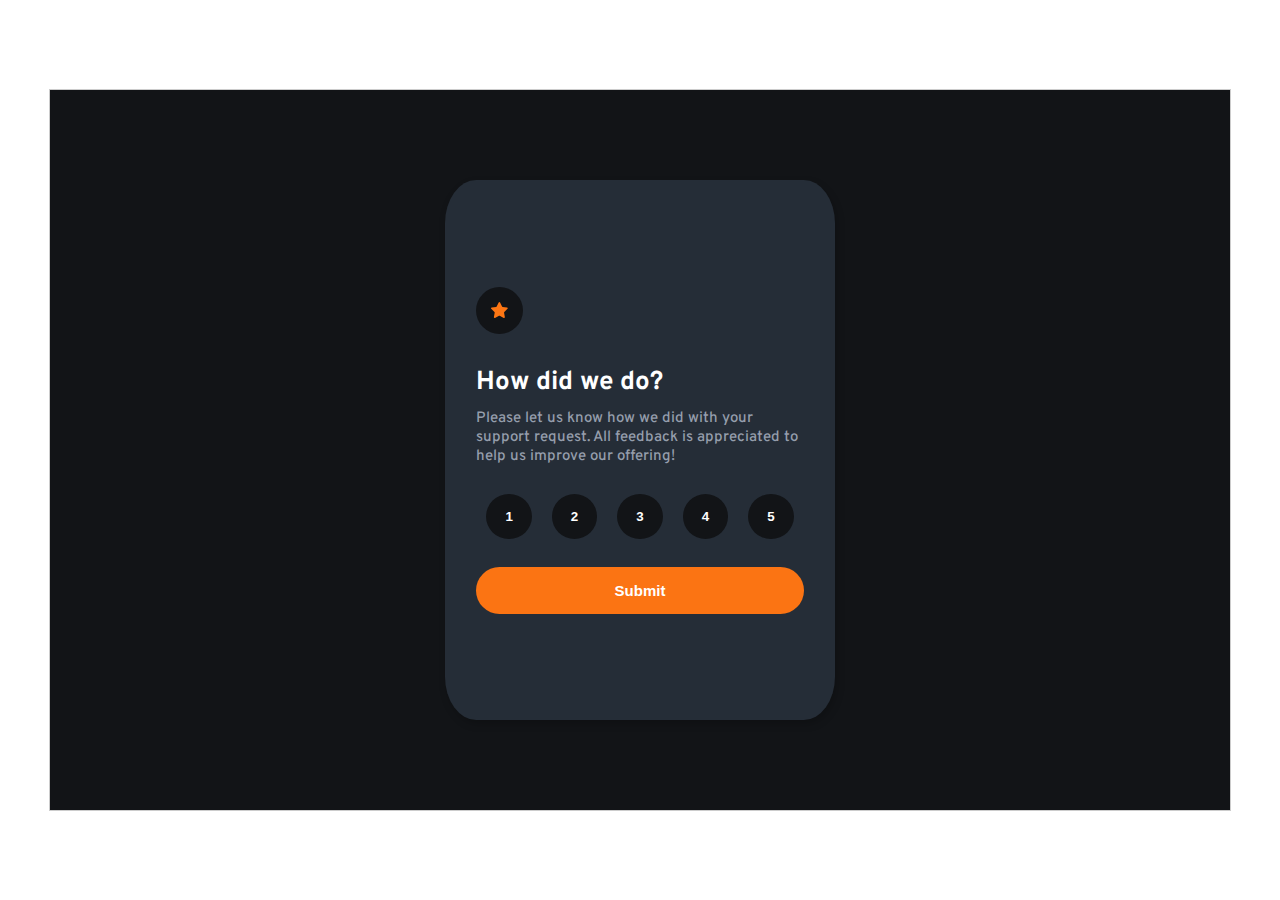
<file: cards/Interactive rating component/index.html>
<!DOCTYPE html>
<html lang="en">
<head>
  <meta charset="UTF-8">
  <meta name="viewport" content="width=device-width, initial-scale=1.0"> <!-- displays site properly based on user's device -->

  <link rel="stylesheet" href="style.css">
  <link href="https://fonts.googleapis.com/css2?family=Overpass:wght@300;400;700&display=swap" rel="stylesheet">
  
  <title>Frontend Mentor | Interactive rating component</title>

</head>
<body>
  <section>
    <div class="box">
      <div id="rating-state">
        <div class="circle">
          <img src="images/icon-star.svg">
        </div>
        <h2>How did we do?</h2>
        <p>Please let us know how we did with your support request. All feedback is appreciated to help us improve our offering!</p>
        <div id="rating-buttons">
          <button class="rating-button" value="1">1</button>
          <button class="rating-button" value="2">2</button>
          <button class="rating-button" value="3">3</button>
          <button class="rating-button" value="4">4</button>
          <button class="rating-button" value="5">5</button>
        </div>
        <button id="submit-button">Submit</button>
      </div>
      
      <div id="thankyou-state">
        <img src="images/illustration-thank-you.svg">
        <p class="r">You selected <span id="selected-rating"></span> out of 5</p>
        <h2>Thank you!</h2>
        <p class="t">We appreciate you taking the time to give a rating. If you ever need more support, don't hesitate to get in touch!</p>
      </div>
    </div>
  </section>

 <script src="script.js"></script>
</body>
</html>
</file>
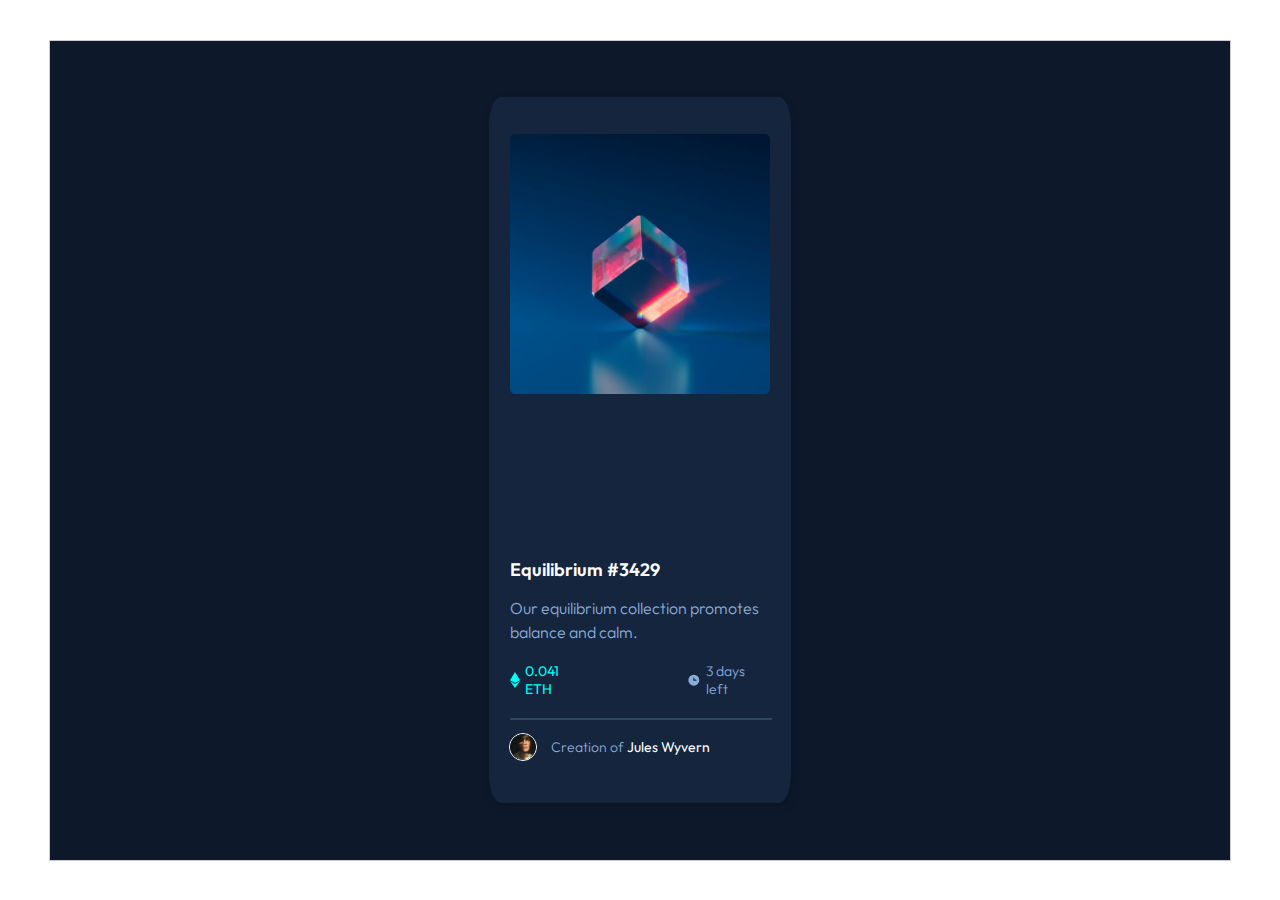
<file: cards/NFT preview card component/index.html>
<!DOCTYPE html>
<html lang="en">
<head>
  <meta charset="UTF-8">
  <meta name="viewport" content="width=device-width, initial-scale=1.0"> <!-- displays site properly based on user's device -->

  <link href="https://fonts.googleapis.com/css2?family=Outfit:wght@300;400;700&display=swap" rel="stylesheet">
  <link rel="stylesheet" href="style.css">
  
  <title>Frontend Mentor | NFT preview card component</title>
</head>
<body>
  <section>
    <div class="box">

      <div class="image">
        <img src="images/image-equilibrium.jpg">
      </div>

      <div class="text">
        <h2>Equilibrium #3429</h2>
        <p>Our equilibrium collection promotes balance and calm.</p>
      </div>

      <div class="numbers">
        <img id="icon1" src="images/icon-ethereum.svg">
        <h2>0.041 ETH</h2>
        <img id="icon2" src="images/icon-clock.svg">
        <p>3 days left</p>
      </div>  
      <hr>
      <div class="creator">
        <img src="./images/image-avatar.png">
        <p>Creation of <b>Jules Wyvern</b></p>
      </div>
    </div>

  </section>

</body>
</html>
</file>
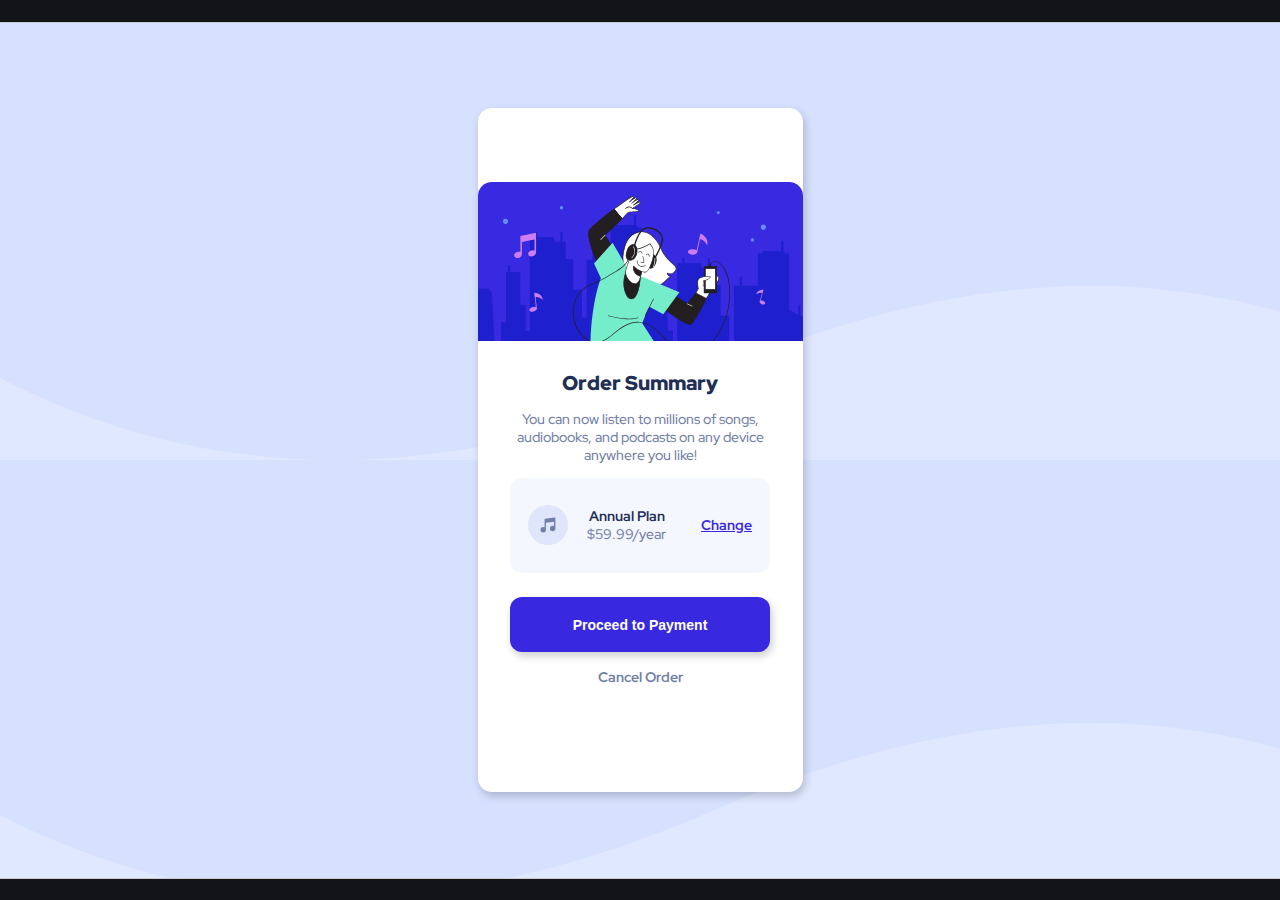
<file: cards/Order summary component/index.html>
<!DOCTYPE html>
<html lang="en">
<head>
  <meta charset="UTF-8">
  <meta name="viewport" content="width=device-width, initial-scale=1.0"> <!-- displays site properly based on user's device -->

  <link rel="stylesheet" href="https://fonts.googleapis.com/css2?family=Red+Hat+Display&display=swap">
  <link rel="stylesheet" href="style.css">
  
  <title>Frontend Mentor | Order summary card</title>
</head>
<body>
  <section>
    <div class="box">
      <img class="hero" src="images/illustration-hero.svg" alt="">
      <h1>Order Summary</h1>

      <p>You can now listen to millions of songs, audiobooks, and podcasts on any 
      device anywhere you like!</p>

      <div class="order">
        <img src="images/icon-music.svg" alt="">

        <div class="info">
          <b>Annual Plan</b>
          <p>$59.99/year</p>
        </div>
      
        <a href="">Change</a>
      </div>

      <button>Proceed to Payment</button>
      <b>Cancel Order</b>
    </div>
  </section>

</body>
</html>
</file>
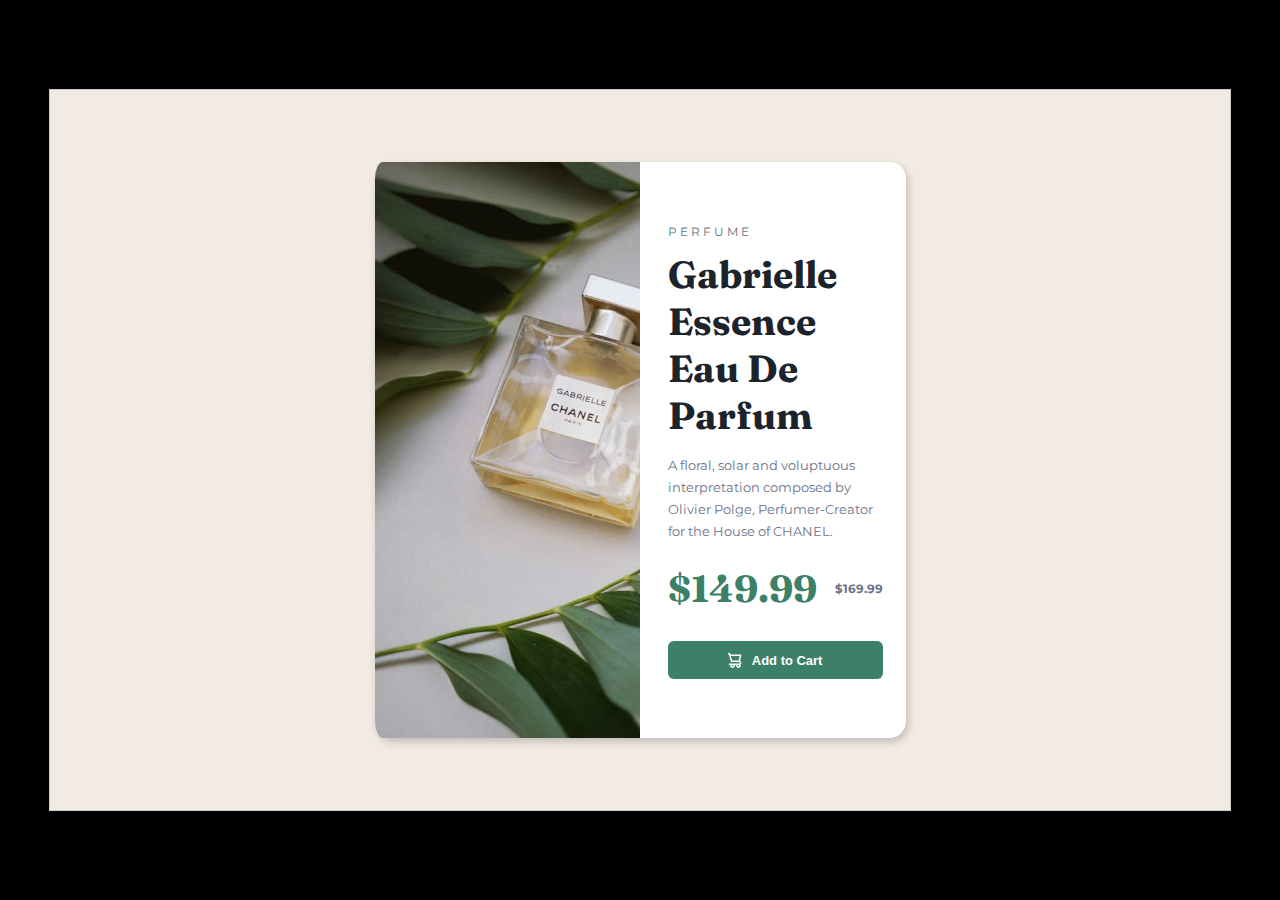
<file: cards/Product preview card component/index.html>
<!DOCTYPE html>
<html lang="en">
<head>
  <meta charset="UTF-8">
  <meta name="viewport" content="width=device-width, initial-scale=1.0"> <!-- displays site properly based on user's device -->
  <link href="https://fonts.googleapis.com/css2?family=Montserrat:wght@500;700&display=swap" rel="stylesheet">
  <link href="https://fonts.googleapis.com/css2?family=Fraunces:wght@700&display=swap" rel="stylesheet">
  <link rel="stylesheet" href="style.css">
  
  <title>Frontend Mentor | Product preview card component</title>

</head>
<body>
  <section>
    <div class="box">

      <div class="image"></div>

      <div class="content">

        <p class="p1">P E R F U M E</p> 

        <h1>Gabrielle Essence Eau De Parfum</h1>

        <p>A floral, solar and voluptuous</p>
        <p>interpretation composed by </p>
        <p>Olivier Polge, Perfumer-Creator </p>
        <p>for the House of CHANEL.</p>

        <div class="price">
          <h1>$149.99</h1>
          <h6>$169.99</h6>
        </div>

        <button><img src="images/icon-cart.svg"> Add to Cart</button>

      </div>
    </div>
  </section>
</body>
</html>
</file>
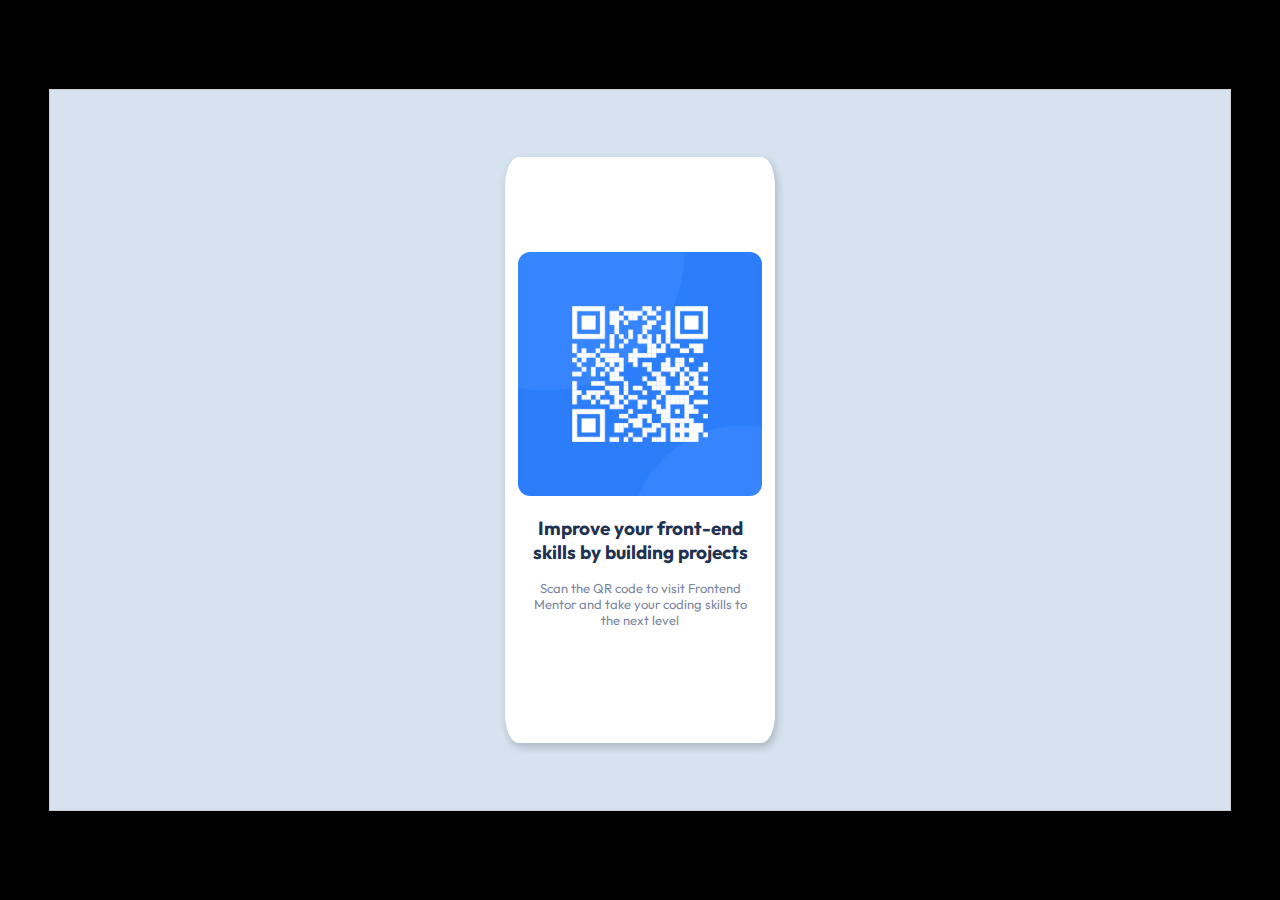
<file: cards/QR code component/index.html>
<!DOCTYPE html>
<html lang="en">
<head>
  <meta charset="UTF-8">
  <meta name="viewport" content="width=device-width, initial-scale=1.0"> <!-- displays site properly based on user's device -->

  <link rel="stylesheet" href="style.css">
  <link href="https://fonts.googleapis.com/css2?family=Outfit:wght@300;400;700&display=swap" rel="stylesheet">
  
  <title>Frontend Mentor | QR code component</title>
</head>
<body>
  <section>
    <div class="box">
      <img src="images/image-qr-code.png">

      <h2>Improve your front-end skills by building projects</h2>

      <p>Scan the QR code to visit Frontend Mentor and take your coding skills to the next level</p>
    </div>
  </section>
</body>
</html>
</file>
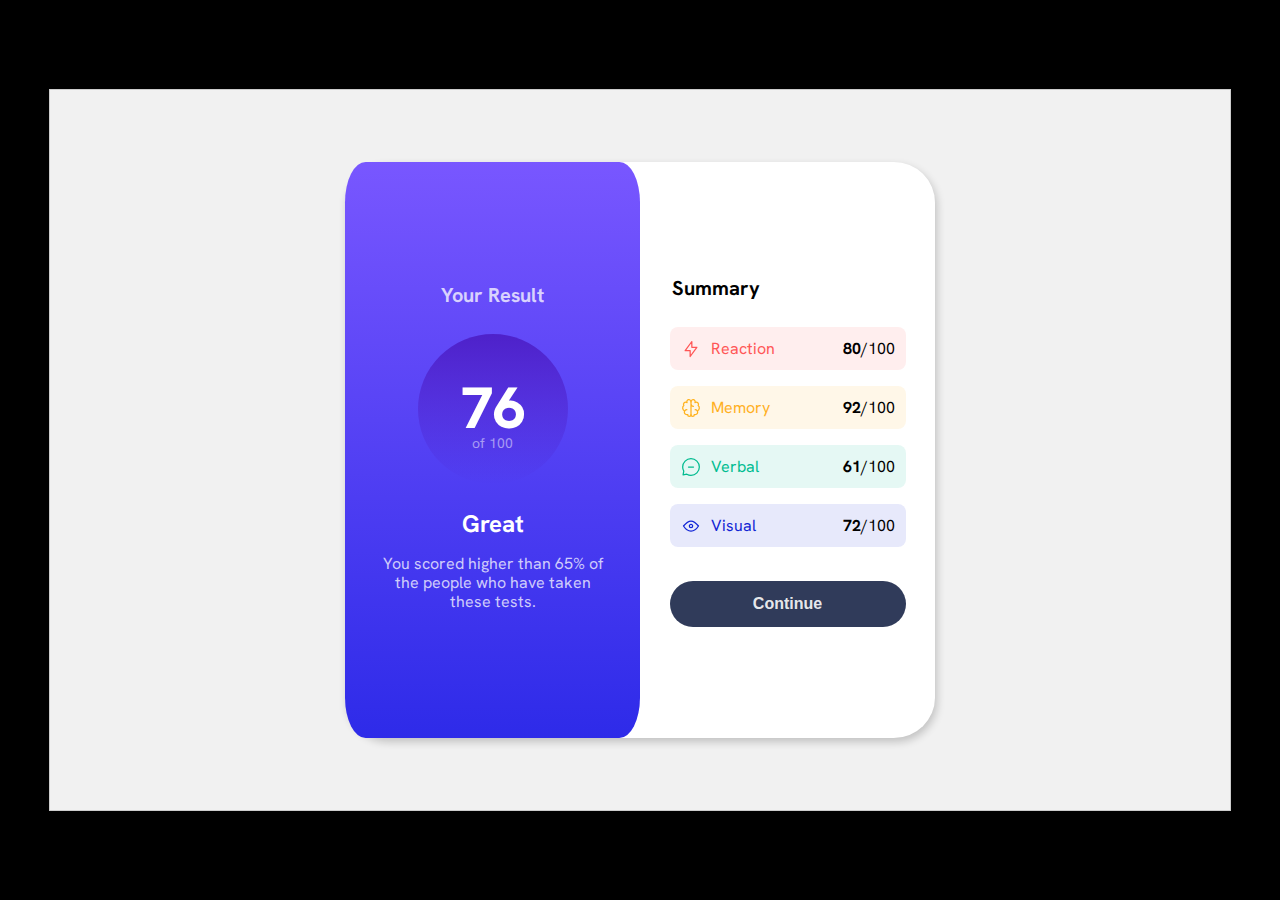
<file: cards/Results summary component/index.html>
<!DOCTYPE html>
<html lang="en">
<head>
  <meta charset="UTF-8">
  <meta name="viewport" content="width=device-width, initial-scale=1.0"> <!-- displays site properly based on user's device -->

  <link rel="stylesheet" href="https://fonts.googleapis.com/css2?family=Hanken+Grotesk&display=swap">
  <link rel="stylesheet" href="style.css">
  
  <title>Frontend Mentor | Results summary component</title>

</head>
<body>

  <section>

    <div class="box">

      <div class="box1">
        <h4>Your Result</h4>

        <div class="circle">
          <h1>76</h1>
          <p>of 100</p>
        </div>

        <h3>Great</h3>
        <p>You scored higher than 65% of</p>
        <p>the people who have taken</p> 
        <p>these tests.</p>
      </div>
      
      <div class="box2">
        <h4>Summary</h4>

        <div class="list"></div>

        <button>Continue</button>
      </div>

    </div>

  </section>
  <script src="script.js"></script>
</body>
</html>
</file>
<file: cards/Interactive rating component/style.css>
body {
    background-color: white;
    margin: 0;
    padding: 0;
    align-items: center;
    justify-content: center;
    display: flex;
    flex-direction: column;
    height: 100vh;
    font-family: 'Overpass';
}

section {
    background-color: hsl(216, 12%, 8%);
    width: 1180px;
    height: 80%;
    display: flex;
    justify-content: center;
    align-items: center;
    flex-direction: column;
    border: 1px solid #ccc;
}

.box {
    width: 30%;
    height: 70%;
    background-color: hsl(213, 19%, 18%);
    border-radius: 8%;
    padding: 18px;
    display: flex;
    align-items: center;
    justify-content: center;
    box-shadow: 2px 4px 8px rgba(0, 0, 0, 0.2);
}

.circle {
    width: 45px;
    height: 45px;
    border-radius: 50%;
    border: 1px solid transparent;
    display: flex;
    justify-content: center;
    align-items: center;
    margin-right: 20px;
    background: hsl(216, 12%, 8%);
}

h2 {
    font-size: 26px;
    font-weight: 700;
    color: hsl(0, 0%, 100%);
    margin: 0;
    margin-bottom: 10px;
    margin-top: 32px;
}

#rating-state p {
    font-size: 15px;
    font-weight: 500;
    color: hsl(217, 12%, 63%);
    margin: 0;
    max-width: 324px;
}

#rating-state {
    display: flex;
    justify-content: center;
    flex-direction: column;
}
  
#thankyou-state {
    display: none;
    justify-content: center;
    flex-direction: column;
    align-items: center;
}

#thankyoustate img {
    margin-top: 24px;
    width: 60px;
}

.r {
    font-size: 14px;
    color: hsl(25, 97%, 53%);
    background-color: hsl(216, 12%, 8%);
    text-align: center;
    border: 1px solid transparent;
    padding: 9px 18px;
    border-radius: 50px;
    margin-bottom: 0px;
    margin-top: 32px;
}

.t {
    font-size: 15px;
    font-weight: 500;
    max-width: 340px;
    color: hsl(217, 12%, 63%);
    margin-top: 0px;
    margin-bottom: 10px;
    text-align: center;
    line-height: 1.5;
}
  
#rating-buttons {
    margin-bottom: 18px;
    margin-top: 18px;
    display: flex;
    justify-content: center;
    align-items: center;
    width: 100%;
}
  
.rating-button {
    border: 1px solid transparent;
    border-radius: 100%;
    padding: 14px 18px;
    margin: 10px;
    background: hsl(216, 12%, 8%);
    color: hsl(0, 0%, 100%);
    font-weight: 700;
    cursor: pointer;
}

.rating-button:hover {
    background-color: hsl(217, 12%, 63%);
    color: hsl(0, 0%, 100%);
}

.rating-button:focus {
    background-color: hsl(25, 97%, 53%);
    color: hsl(0, 0%, 100%);
}
  
#submit-button {
    font-size: 15px;
    background-color: hsl(25, 97%, 53%);
    color: hsl(0, 0%, 100%);
    padding: 15px 20px;
    font-weight: 700;
    border: none;
    border-radius: 50px;
    cursor: pointer;
}

#submit-button:hover {
    background-color: hsl(0, 0%, 100%);
    color: hsl(25, 97%, 53%);
}
  
#selected-rating {
    font-weight: bold;
}
  
@media (max-width: 480px) {

    body {
        background-color: hsl(213, 19%, 18%);
        height: 100%;
        width: 100%;
        display: flex;
        flex-direction: column;
        justify-content: center;
        align-items: center;
        border: none;
    }

    section {
        background-color: hsl(216, 12%, 8%);
        width: 100%;
        height: 100%;
        display: flex;
        flex-direction: column;
        justify-content: center;
        align-items: center;
        border: none;
    }

    .box {
        width: 76%;
        height: 50%;
        display: flex;
        flex-direction: column;
        justify-content: center;
        align-items: center;
        border: none;
    }
}
</file>
<file: cards/NFT preview card component/style.css>
body {
    background-color: hsl(0, 0%, 100%);
    margin: 0;
    padding: 0;
    align-items: center;
    justify-content: center;
    display: flex;
    flex-direction: column;
    height: 100vh;
    font-family: 'Outfit';
}

section {
    background-color: hsl(217, 54%, 11%);
    width: 1180px;
    height: 91%;
    display: flex;
    justify-content: center;
    align-items: center;
    flex-direction: column;
    border: 1px solid #ccc;
}

.box {
    width: 22%;
    height: 81%;
    background-color: hsl(216, 50%, 16%);
    border-radius: 4%;
    display: flex;
    justify-content: center;
    align-items: center;
    flex-direction: column;
    box-shadow: 2px 4px 8px rgba(0, 0, 0, 0.2);
    padding: 1.8%;
}

.box img {
    width: 100%;
    border-radius: 2%;
    background-size: cover;
    background-repeat: no-repeat;
    background-position: center top;
    
}

.image {
    position: relative;
    width: 100%;
    height: 100%;
    border-radius: 2%;
    margin-top: 16px;
}

.image:hover::after {
    content: url(images/icon-view.svg);
    position: absolute;
    top: 50%;
    left: 50%;
    transform: translate(-50%, -50%);
    z-index: 2;
    opacity: 0;
    transition: opacity 0.3s ease;
}
  
.image:hover::after {
    opacity: 1;
}
  
.image:hover {
    cursor: pointer;
}
  
.image:hover::before {
    content: "";
    position: absolute;
    top: 0;
    left: 0;
    width: 100%;
    height: 99%;
    background-color: hsla(178, 100%, 50%, 0.4);
    border-radius: 2%;
    z-index: 1;
}

.text {
    width: 100%;
    display: flex;
    justify-content: center;
    flex-direction: column;
    margin-top: 6px;
}

.text h2{
    font-size: 18px;
    font-weight: 600;
    color: hsl(0, 0%, 100%);
}

.text h2:hover {
    color: hsl(176, 68%, 64%);
    cursor: pointer;
}

.text p {
    font-size: 16px;
    font-weight: 300;
    margin-top: 0px;
    color: hsl(215, 51%, 70%);
    line-height: 1.5;
}

.numbers {
    width: 100%;
    display: flex;
    justify-content: center;
    align-items: center;
    margin-top: -12px;
}

.numbers #icon1 {
    width: 10px;
    margin-right: 5px;
}

.numbers #icon2 {
    width: 14px;
    margin-right: 5px;
}

.numbers h2 {
    font-size: 14px;
    font-weight: 400;
    color: hsl(178, 100%, 50%);
    margin-right: 38%;
}

.numbers p {
    font-size: 14px;
    font-weight: 300;
    color: hsl(215, 51%, 70%);
}

hr {
    width: 100%;
    border: 1px solid hsla(215, 52%, 70%, 0.25);
    margin-bottom: 4px;
    margin-top: 6px;
}

.creator {
    width: 101%;
    display: flex;
    align-items: center;
    margin-bottom: 12px;
}

.creator img {
    width: 10%;
    border-radius: 50%;
    margin-right: 14px;
    border: 1px solid hsl(0, 0%, 100%);
}

.creator p {
    font-size: 14px;
    font-weight: 300;
    color: hsl(215, 51%, 70%);
}

.creator b {
    font-size: 14px;
    font-weight: 400;
    color: hsl(0, 0%, 100%);
}

.creator b:hover {
    color: hsl(176, 68%, 64%);
    cursor: pointer;
}


@media (max-width: 480px) {

    body {
        background-color: hsl(217, 54%, 11%);
        width: 100%;
        display: flex;
        flex-direction: column;
        justify-content: center;
        align-items: center;
        border: none;
    }

    section {
        background-color: hsl(217, 54%, 11%);
        width: 100%;
        height: 100%;
        display: flex;
        flex-direction: column;
        justify-content: center;
        align-items: center;
        border: none;
    }

    .box {
        width: 70%;
        height: 70%;
        background-color: hsl(216, 50%, 16%);
        border-radius: 4%;
        display: flex;
        justify-content: center;
        align-items: center;
        flex-direction: column;
        box-shadow: 2px 4px 8px rgba(0, 0, 0, 0.2);
        padding: 5%;
    }

    .image:hover::before {
        content: "";
        position: absolute;
        top: 0;
        left: 0;
        width: 100%;
        height: 95%;
        background-color: hsla(178, 100%, 50%, 0.4);
        border-radius: 2%;
        z-index: 1;
    }

    .numbers h2 {
        font-size: 14px;
        font-weight: 400;
        color: hsl(178, 100%, 50%);
        margin-right: 46%;
    }

    hr {
        width: 100%;
        border: 1px solid hsla(215, 52%, 70%, 0.25);
        margin-bottom: 6px;
        margin-top: 8px;
    }
}
</file>
<file: cards/Order summary component/style.css>
body {
    background-color: hsl(216, 12%, 8%);
    margin: 0;
    padding: 0;
    align-items: center;
    justify-content: center;
    display: flex;
    flex-direction: column;
    height: 100vh;
    font-family: 'Red Hat Display';
}

section {
    background-image: url(./images/pattern-background-desktop.svg);
    background-color: hsl(225, 100%, 94%);
    width: 1300px;
    height: 95%;
    display: flex;
    justify-content: center;
    align-items: center;
    flex-direction: column;
    border: 1px solid #ccc;
}

.box {
    width: 25%;
    height: 80%;
    background-color: #fff;
    border-radius: 14px;
    display: flex;
    align-items: center;
    justify-content: center;
    flex-direction: column;
    box-shadow: 2px 4px 8px rgba(0, 0, 0, 0.2);
}

.hero {
    width: 100%;
    height: auto;
    border-radius: 14px 14px 0 0;
}

h1 {
    font-size: 20px;
    font-weight: 900;
    color: hsl(223, 47%, 23%);
    margin: 0;
    margin-top: 1.8rem;
}

p {
    font-size: 14px;
    font-weight: 500;
    color: hsl(224, 23%, 55%);
    text-align: center;
    max-width: 80%;
}

b {
    font-size: 14px;
    font-weight: 700;
    color: hsl(224, 23%, 55%);
    margin-top: 1rem;
    margin-bottom: 2rem;
}

b:hover {
    cursor: pointer;
    color: hsl(223, 47%, 23%);
}

.order {
    width: 80%;
    height: 14%;
    display: flex;
    align-items: center;
    justify-content: center;
    background-color: hsl(225, 100%, 98%);
    border-radius: 12px;
    margin: 0;
}

.order img {
    width: 40px;
    height: 40px;
}

.order a {
    color: hsl(245, 75%, 52%);
    font-size: 14px;
    font-weight: 700;
    margin-left: 1rem;
}

.order a:hover {
    text-decoration: none;
    color: hsl(243, 78%, 65%);
}

.info {
    width: 45%;
    display: flex;
    align-items: center;
    justify-content: center;
    flex-direction: column;
}

.info b {
    font-size: 14px;
    font-weight: 700;
    color: hsl(223, 47%, 23%);
    margin: 0;
}

.info p {
    font-size: 14px;
    font-weight: 500;
    color: hsl(224, 23%, 55%);
    margin: 0;
}

button {
    width: 80%;
    height: 8%;
    background-color: hsl(245, 75%, 52%);
    border: none;
    border-radius: 12px;
    color: #fff;
    font-size: 14px;
    font-weight: 700;
    cursor: pointer;
    margin-top: 1.5rem;
    box-shadow: 2px 4px 8px rgba(0, 0, 0, 0.2);
}

button:hover {
    background-color: hsl(243, 78%, 65%);
}

@media (max-width: 480px) {

    section {
        background-image: url(./images/pattern-background-desktop.svg);
        background-color: hsl(225, 100%, 94%);
        width: 100%;
        height: 100%;
        display: flex;
        justify-content: center;
        align-items: center;
        flex-direction: column;
        border: 1px solid #ccc;
    }

    .box {
        width: 75%;
        height: 65%;
        background-color: #fff;
        border-radius: 14px;
        display: flex;
        align-items: center;
        justify-content: center;
        flex-direction: column;
        box-shadow: 2px 4px 8px rgba(0, 0, 0, 0.2);
    }
}
</file>
<file: cards/Product preview card component/style.css>
body {
    background-color: #000;
    font-family: 'Hanken Grotesk';
    margin: 0;
    padding: 0;
    align-items: center;
    justify-content: center;
    display: flex;
    flex-direction: column;
    height: 100vh;
    font-family: 'Fraunces';
}

section {
    background-color: hsl(30, 38%, 92%);
    width: 1180px;
    height: 80%;
    display: flex;
    justify-content: center;
    align-items: center;
    flex-direction: column;
    border: 1px solid #ccc;
    
}

.box {
    width: 45%;
    height: 80%;
    background-color: white;
    border-radius: 3%;
    display: flex;
    align-items: center;
    box-shadow: 2px 4px 8px rgba(0, 0, 0, 0.2);
}

.image {
    width: 50%;
    height: 100%;
    background-image: url(images/image-product-desktop.jpg);
    background-size: cover;
    background-repeat: no-repeat;
    background-position: left top;
    border-radius: 3% 0 0 3%;
    margin-right: 28px;
}

.content {
    display: flex;
    flex-direction: column;
    justify-content: center;
    zoom: 118%;
}

.p1 {
    font-family: 'Montserrat';
    font-size: 10px;
    color: hsl(228, 12%, 48%);
    margin-bottom: 35px;
}

h1 {
    font-family: 'Fraunces';
    margin-top: -25px;
    color: hsl(212, 21%, 14%); 
    max-width: 150px; 
}

p {
    font-size: 11px;
    font-family: 'Montserrat';
    margin-top: -6px;
    color: hsl(228, 12%, 48%);
}

.price {
    display: flex;
    align-items: center;
    justify-content: center;
    flex-direction: row;
    margin-top: 36px;
    margin-right: auto;
}

.price h1 {
    font-family: 'Fraunces';
    color: hsl(158, 36%, 37%);
}

.price h6 {
    font-family: 'Montserrat';
    font-size: 10px;
    margin-left: 15px;
    margin-top: -22px;
    color: hsl(228, 12%, 48%);
}

button {
    display: flex;
    justify-content: center;
    align-items: center;
    width: 100%;
    padding: 10px;
    background-color: hsl(158, 36%, 37%);
    border: none;
    border-radius: 5px;
    color: hsl(0, 0%, 100%);
    font-size: 11px;
    font-weight: 700;
    cursor: pointer;
    margin-top: 3px;
    margin-bottom: -10px;
}

button:hover {
    background-color: hsl(176, 68%, 40%);
}

button img {
    margin-right: 8px;
    width: 12px;
}

@media (max-width: 480px) {

    body {
        background-color: white;
        width: 100%;
        display: flex;
        flex-direction: column;
        justify-content: center;
        align-items: center;
    }

    section {
        background-color: white;
        width: 100%;
        height: 100%;
        display: flex;
        flex-direction: column;
        justify-content: center;
        align-items: center;
    }

    .box {
        width: 100%;
        height: 100%;
        display: flex;
        flex-direction: column;
        justify-content: center;
        align-items: center;
    }

    .image {
        width: 100%;
        background-image: url(images/image-product-mobile.jpg);
        border-radius: 0;
        background-size: cover;
        background-repeat: no-repeat;
        background-position: center top;
        margin-top: -1px;
        margin-right: 0px;
    }

    .content {
        display: flex;
        flex-direction: column;
        justify-content: center;
        margin-right: auto;
        margin-left: 35px;
        margin-top: 30px;
        zoom: 120%;
    }

    button {
        margin-bottom: 24px;
        width: 90%;
    }

    h1 {
        font-family: 'Fraunces';
        margin-top: -25px;
        color: hsl(212, 21%, 14%); 
        max-width: 215px; 
    }
}
</file>
<file: cards/QR code component/style.css>
body {
    background-color: #000;
    margin: 0;
    padding: 0;
    align-items: center;
    justify-content: center;
    display: flex;
    flex-direction: column;
    height: 100vh;
    font-family: 'Outfit';
}

section {
    background-color: hsl(212, 45%, 89%);
    width: 1180px;
    height: 80%;
    display: flex;
    justify-content: center;
    align-items: center;
    flex-direction: column;
    border: 1px solid #ccc;
}

.box {
    width: 22%;
    height: 80%;
    background-color: white;
    border-radius: 5%;
    display: flex;
    justify-content: center;
    align-items: center;
    flex-direction: column;
    box-shadow: 2px 4px 8px rgba(0, 0, 0, 0.2);
    padding: 5px;
}

img {
    width: 94%;
    border-radius: 5%;
    background-size: cover;
    background-repeat: no-repeat;
    background-position: center top;
    margin-top: 30px;
}

h2 {
    font-size: 19px;
    margin-top: 20px;
    text-align: center;
    color: hsl(218, 44%, 22%);
    max-width: 225px;
}

p {
    font-size: 13px;
    color: hsl(220, 15%, 55%);
    text-align: center;
    margin-top: 0px;
    max-width: 225px;
    margin-bottom: 50px;
}

@media (max-width: 480px) {

    body {
        background-color: hsl(212, 45%, 89%);
        width: 100%;
        display: flex;
        flex-direction: column;
        justify-content: center;
        align-items: center;
        border: none;
    }

    section {
        background-color: hsl(212, 45%, 89%);
        width: 100%;
        height: 100%;
        display: flex;
        flex-direction: column;
        justify-content: center;
        align-items: center;
        border: none;
    }

    .box {
        width: 60%;
        height: 55%;
        display: flex;
        flex-direction: column;
        justify-content: center;
        align-items: center;
        border: none;
    }
}
</file>
<file: cards/Results summary component/style.css>
body {
    background-color: #000;
    font-family: 'Hanken Grotesk';
    margin: 0;
    padding: 0;
    align-items: center;
    justify-content: center;
    display: flex;
    flex-direction: column;
    height: 100vh;
}

h1{
    font-size: 58px;
    font-weight: 800;
}

p {
    font-size: 16px;
}


section {
    background-color: #f1f1f1;
    width: 1180px;
    height: 80%;
    display: flex;
    justify-content: center;
    align-items: center;
    flex-direction: column;
    border: 1px solid #ccc;
}

.box{
    width: 50%;
    height: 80%;
    background-color: white;
    border-radius: 7%;
    display: flex;
    justify-content: center;
    align-items: center;
    box-shadow: 2px 4px 8px rgba(0, 0, 0, 0.2);
}

.box1 {
    width: 50%;
    height: 100%;
    background: linear-gradient(hsl(252, 100%, 67%), hsl(241, 81%, 54%));
    border-radius: 7%;
    display: flex;
    flex-direction: column;
    justify-content: center;
    align-items: center;
}

.box1 p {
    margin-top: -18px;
    color: hsla(0, 0%, 100%, 0.750);
}

.box1 h3 {
    font-size: 24px;
    margin-bottom: 32px;
    color: hsla(0, 0%, 100%)
}

.box1 h4 {
    margin-top: 10px;
    font-size: 20px;
    color: hsla(0, 0%, 100%, 0.750)
}

.circle {
    width: 150px;
    height: 150px;
    border-radius: 100%;
    background: linear-gradient(hsla(256, 72%, 46%, 1), hsla(241, 72%, 46%, 0));
    display: flex;
    flex-direction: column;
    justify-content: center;
    align-items: center;
}

.circle h1 {
    margin-top: 18px;
    color: hsla(0, 0%, 100%);
}

.circle p {
    font-size: 14px;
    margin-top: -51px;
    color: hsla(0, 0%, 100%, 0.500);
}

.box2 {
    width: 50%;
    height: 60%;
    background-color: white;
    border-radius: 7%;
    display: flex;
    flex-direction: column;
    justify-content: center;
    align-items: center;
    color: black;
}

.box2 h4 {
    margin-left: 32px;
    margin-right: auto;
    font-size: 20px;
    margin-bottom: 10px;
}

.list {
    align-items: center;
    width: 80%;
}

.list p {
    display: flex;
    align-items: center;
    padding: 10px;
    border: 1px solid transparent;
    margin-bottom: 10px;
    border-radius: 8px;
}
  
.list img {
    margin-right: 10px;
}
  
.list b {
    margin-left: auto;
}

button {
    width: 80%;
    padding: 14px;
    background-color: hsl(224, 30%, 27%);
    border: none;
    border-radius: 50px;
    color: hsla(0, 0%, 100%, 0.900);
    font-size: 16px;
    font-weight: 700;
    margin-top: 24px;
    margin-bottom: 24px;
    cursor: pointer;
}

button:hover {
    background-color: hsl(224, 30%, 20%);
}

@media (max-width: 480px) {

    body {
        width: 100%;
        height: 100%;
    }

    section {
        width: 100%;
        height: 100%;
    }

    .box {
        width: 100%;
        height: 100%;
        border-radius: 7%;
        display: flex;
        flex-direction: column;
        justify-content: center;
        align-items: center;
      
    }

    .box1 {
        height: 50%;
        width: 100%;
        border-radius: 0 0 7% 7%;
    }

    .box2 {
        height: 50%;
        width: 100%;
        border-radius: 0 0 0 0;
    }
}
</file>
